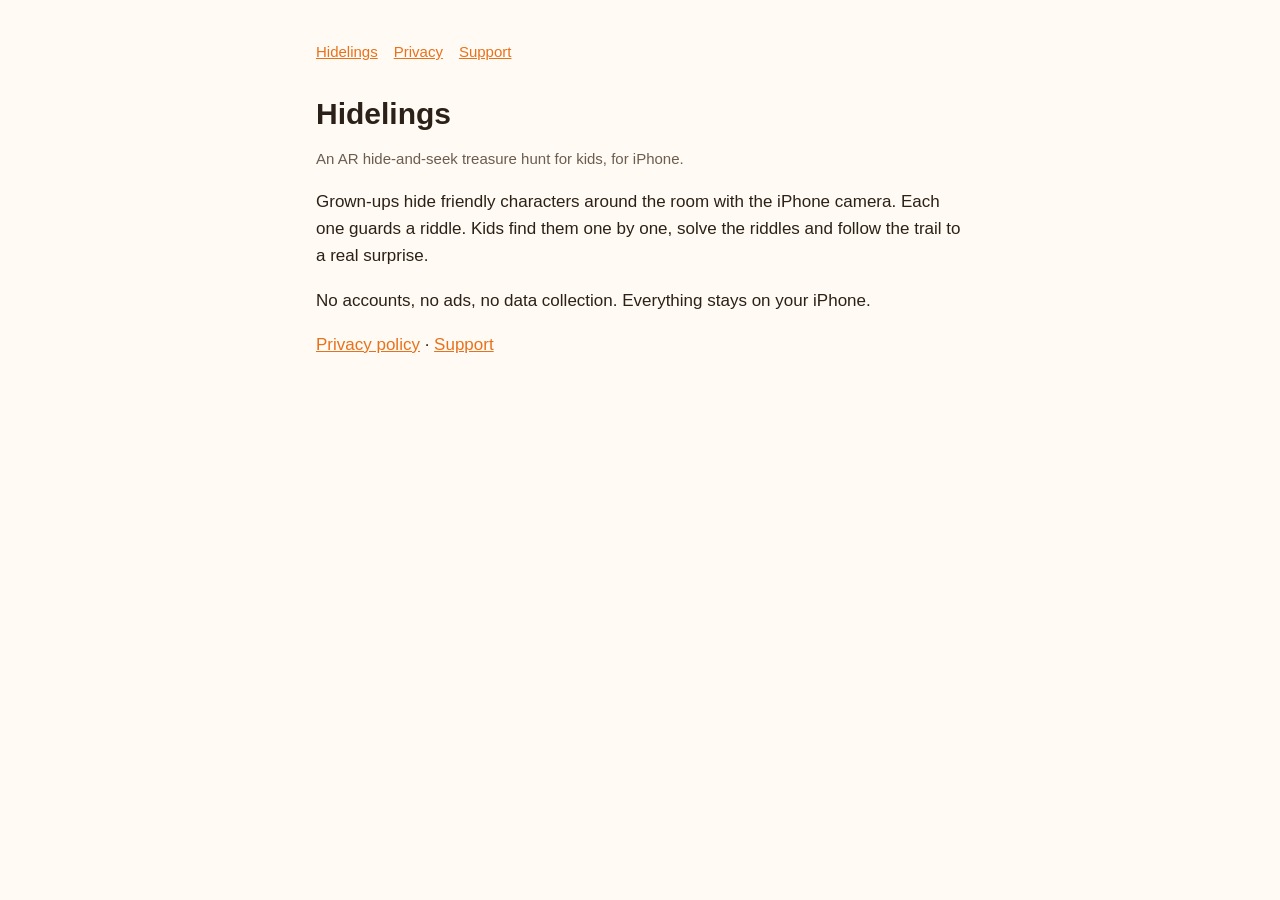
<file: index.html>
<!doctype html>
<html lang="en">
<head>
<meta charset="utf-8">
<meta name="viewport" content="width=device-width, initial-scale=1">
<title>Hidelings</title>
<link rel="stylesheet" href="style.css">
</head>
<body>
<main>
<nav><a href="index.html">Hidelings</a><a href="privacy.html">Privacy</a><a href="support.html">Support</a></nav>
<h1>Hidelings</h1>
<p class="muted">An AR hide-and-seek treasure hunt for kids, for iPhone.</p>
<p>Grown-ups hide friendly characters around the room with the iPhone camera. Each one guards a riddle. Kids find them one by one, solve the riddles and follow the trail to a real surprise.</p>
<p>No accounts, no ads, no data collection. Everything stays on your iPhone.</p>
<p><a href="privacy.html">Privacy policy</a> · <a href="support.html">Support</a></p>
</main>
</body>
</html>
</file>
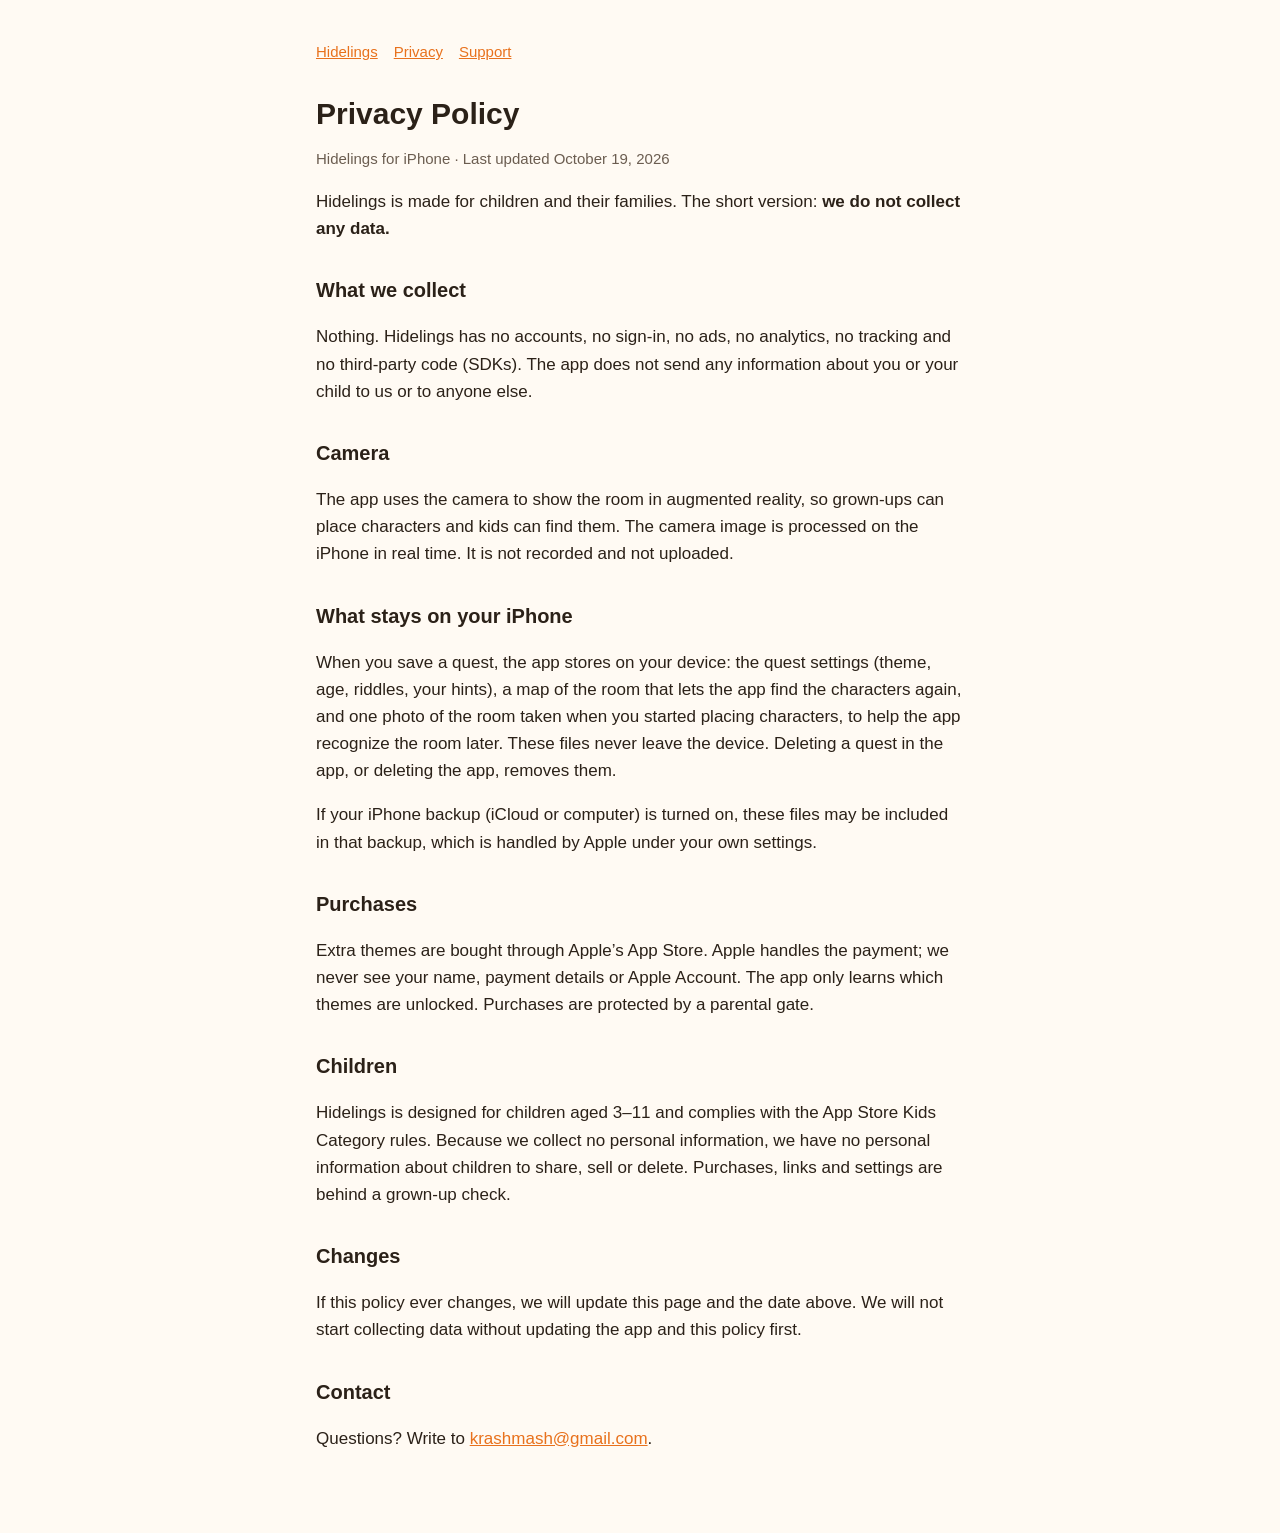
<file: privacy.html>
<!doctype html>
<html lang="en">
<head>
<meta charset="utf-8">
<meta name="viewport" content="width=device-width, initial-scale=1">
<title>Hidelings Privacy Policy</title>
<link rel="stylesheet" href="style.css">
</head>
<body>
<main>
<nav><a href="index.html">Hidelings</a><a href="privacy.html">Privacy</a><a href="support.html">Support</a></nav>
<h1>Privacy Policy</h1>
<p class="muted">Hidelings for iPhone · Last updated October 19, 2026</p>

<p>Hidelings is made for children and their families. The short version: <strong>we do not collect any data.</strong></p>

<h2>What we collect</h2>
<p>Nothing. Hidelings has no accounts, no sign-in, no ads, no analytics, no tracking and no third-party code (SDKs). The app does not send any information about you or your child to us or to anyone else.</p>

<h2>Camera</h2>
<p>The app uses the camera to show the room in augmented reality, so grown-ups can place characters and kids can find them. The camera image is processed on the iPhone in real time. It is not recorded and not uploaded.</p>

<h2>What stays on your iPhone</h2>
<p>When you save a quest, the app stores on your device: the quest settings (theme, age, riddles, your hints), a map of the room that lets the app find the characters again, and one photo of the room taken when you started placing characters, to help the app recognize the room later. These files never leave the device. Deleting a quest in the app, or deleting the app, removes them.</p>
<p>If your iPhone backup (iCloud or computer) is turned on, these files may be included in that backup, which is handled by Apple under your own settings.</p>

<h2>Purchases</h2>
<p>Extra themes are bought through Apple’s App Store. Apple handles the payment; we never see your name, payment details or Apple Account. The app only learns which themes are unlocked. Purchases are protected by a parental gate.</p>

<h2>Children</h2>
<p>Hidelings is designed for children aged 3–11 and complies with the App Store Kids Category rules. Because we collect no personal information, we have no personal information about children to share, sell or delete. Purchases, links and settings are behind a grown-up check.</p>

<h2>Changes</h2>
<p>If this policy ever changes, we will update this page and the date above. We will not start collecting data without updating the app and this policy first.</p>

<h2>Contact</h2>
<p>Questions? Write to <a href="mailto:krashmash@gmail.com">krashmash@gmail.com</a>.</p>
</main>
</body>
</html>
</file>
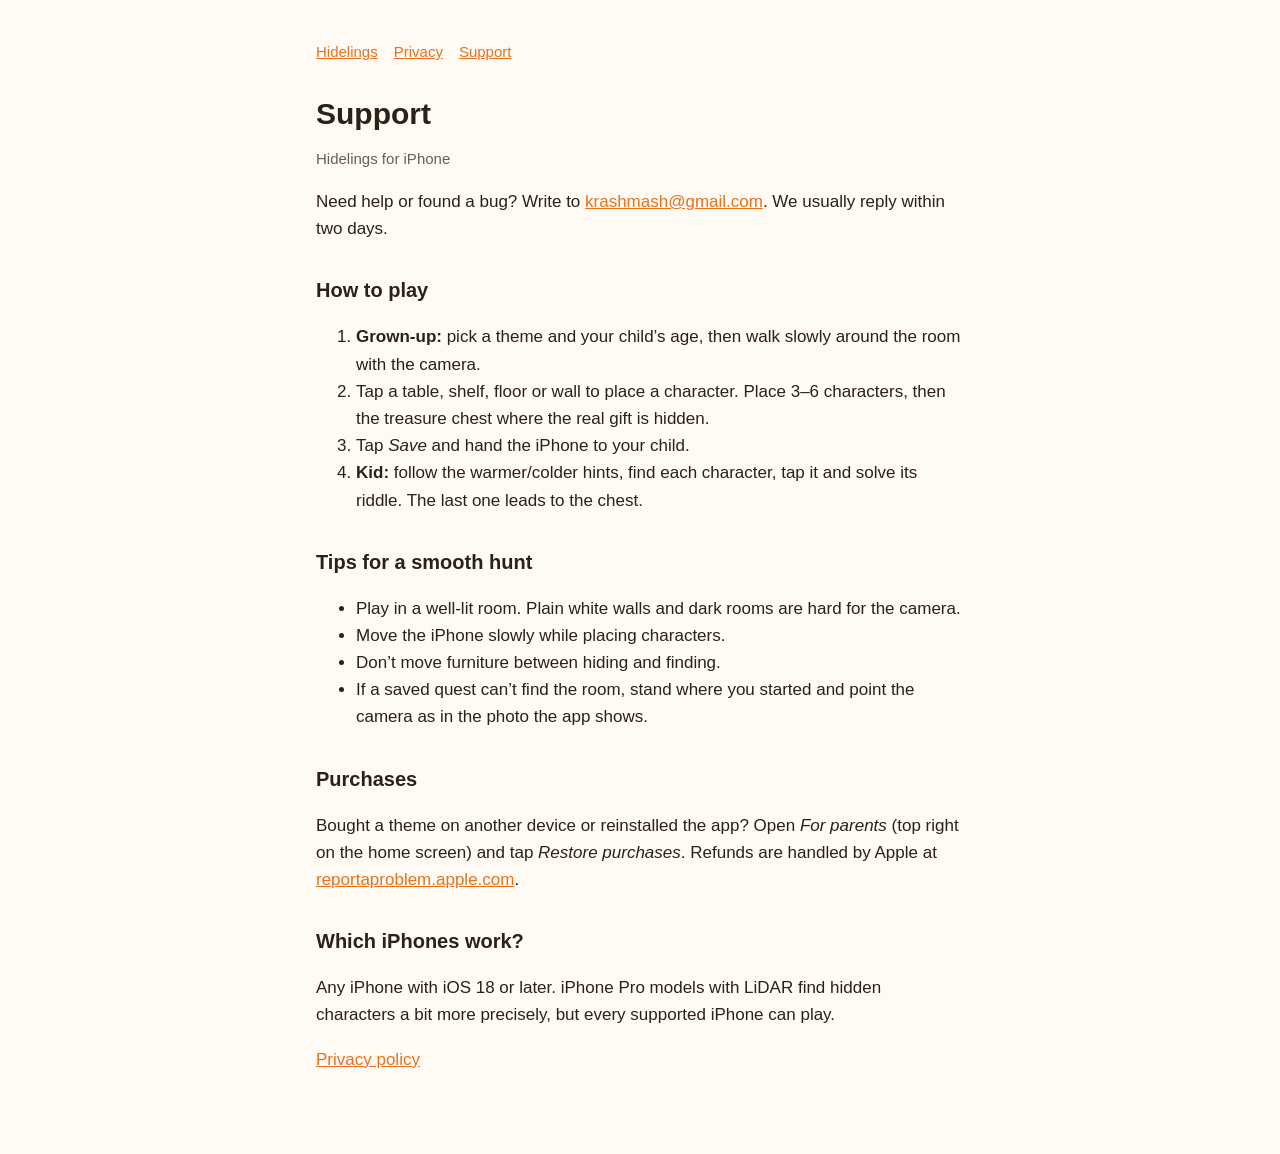
<file: support.html>
<!doctype html>
<html lang="en">
<head>
<meta charset="utf-8">
<meta name="viewport" content="width=device-width, initial-scale=1">
<title>Hidelings Support</title>
<link rel="stylesheet" href="style.css">
</head>
<body>
<main>
<nav><a href="index.html">Hidelings</a><a href="privacy.html">Privacy</a><a href="support.html">Support</a></nav>
<h1>Support</h1>
<p class="muted">Hidelings for iPhone</p>
<p>Need help or found a bug? Write to <a href="mailto:krashmash@gmail.com">krashmash@gmail.com</a>. We usually reply within two days.</p>

<h2>How to play</h2>
<ol>
<li><strong>Grown-up:</strong> pick a theme and your child’s age, then walk slowly around the room with the camera.</li>
<li>Tap a table, shelf, floor or wall to place a character. Place 3–6 characters, then the treasure chest where the real gift is hidden.</li>
<li>Tap <em>Save</em> and hand the iPhone to your child.</li>
<li><strong>Kid:</strong> follow the warmer/colder hints, find each character, tap it and solve its riddle. The last one leads to the chest.</li>
</ol>

<h2>Tips for a smooth hunt</h2>
<ul>
<li>Play in a well-lit room. Plain white walls and dark rooms are hard for the camera.</li>
<li>Move the iPhone slowly while placing characters.</li>
<li>Don’t move furniture between hiding and finding.</li>
<li>If a saved quest can’t find the room, stand where you started and point the camera as in the photo the app shows.</li>
</ul>

<h2>Purchases</h2>
<p>Bought a theme on another device or reinstalled the app? Open <em>For parents</em> (top right on the home screen) and tap <em>Restore purchases</em>. Refunds are handled by Apple at <a href="https://reportaproblem.apple.com">reportaproblem.apple.com</a>.</p>

<h2>Which iPhones work?</h2>
<p>Any iPhone with iOS 18 or later. iPhone Pro models with LiDAR find hidden characters a bit more precisely, but every supported iPhone can play.</p>

<p><a href="privacy.html">Privacy policy</a></p>
</main>
</body>
</html>
</file>
<file: style.css>
:root { --bg: #fffaf3; --text: #2b2118; --muted: #6b5d50; --accent: #e8711c; }
@media (prefers-color-scheme: dark) { :root { --bg: #1d1712; --text: #f3ebe2; --muted: #b8a999; --accent: #ff9a4d; } }
* { box-sizing: border-box; }
body { margin: 0; background: var(--bg); color: var(--text); font: 17px/1.6 -apple-system, BlinkMacSystemFont, "Segoe UI", Roboto, sans-serif; }
main { max-width: 680px; margin: 0 auto; padding: 40px 16px 64px; }
h1 { font-size: 30px; line-height: 1.2; margin: 0 0 4px; }
h2 { font-size: 20px; margin: 32px 0 8px; }
p, li { color: var(--text); }
.muted { color: var(--muted); font-size: 15px; }
a { color: var(--accent); }
nav { margin-bottom: 32px; font-size: 15px; }
nav a { margin-right: 16px; }
</file>
